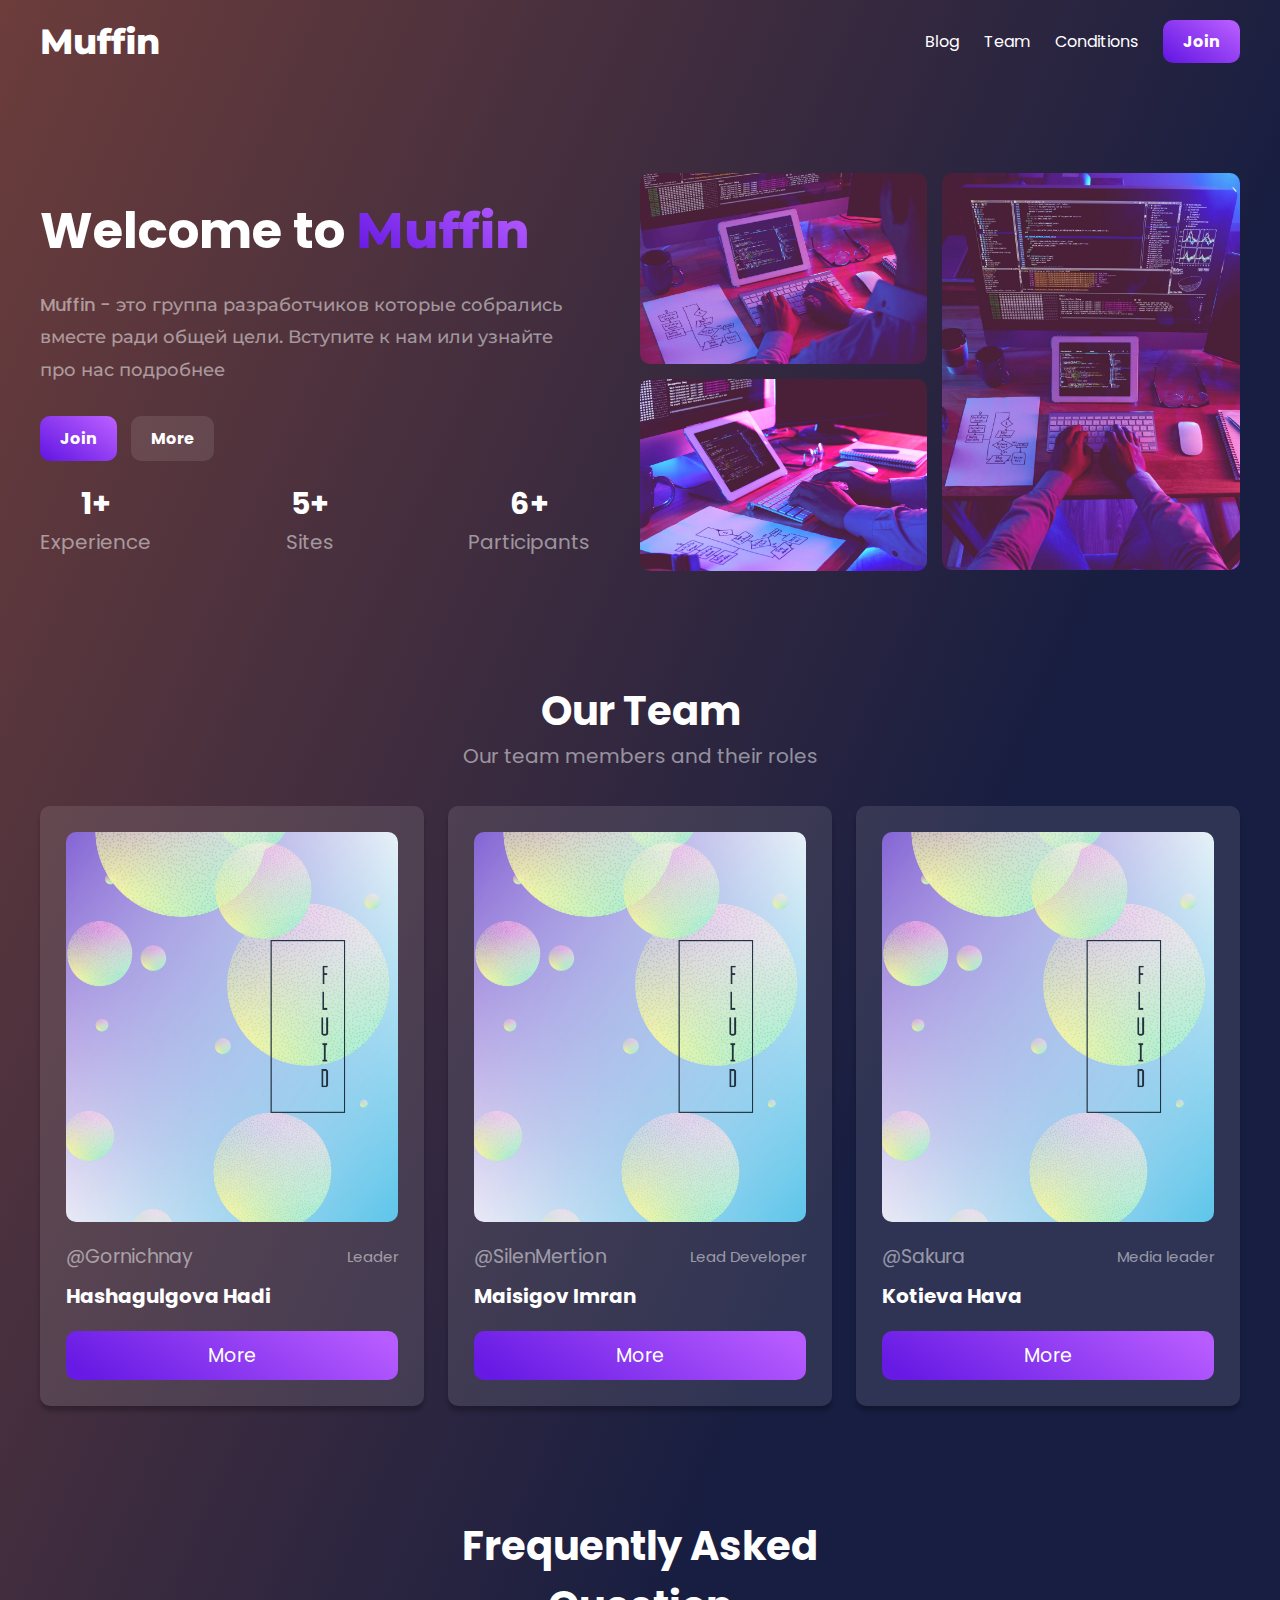
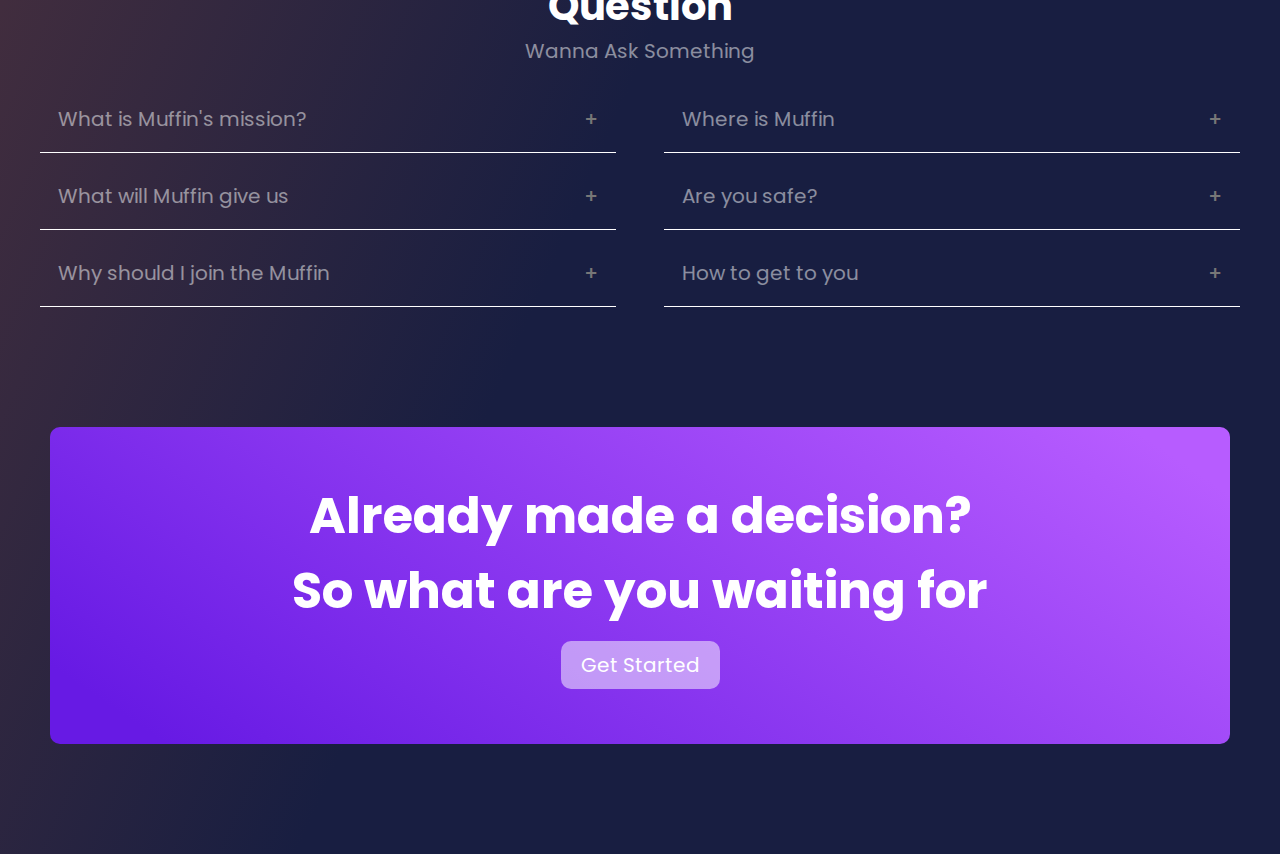
<file: index.html>
<!DOCTYPE html>
<html lang="en">

<head>
    <meta charset="UTF-8">
    <meta http-equiv="X-UA-Compatible" content="IE=edge">
    <meta name="viewport" content="width=device-width, initial-scale=1.0">
    <!-- css -->
    <link rel="stylesheet" href="css/normalize.css">
    <link rel="stylesheet" href="css/home_css/main.css">
    <link rel="stylesheet" href="css/home_css/media.css">
    <!-- title -->
    <title>Muffin: IT - клуб</title>
</head>

<body>
    <!-- Header -->
    <header class="header">
        <div class="container">
            <div class="header_wrapper">
                <a href="index.html" class="header__logo">Muffin</a>

                <nav class="header__nav">
                    <ul class="header__menu">
                        <li class="header__item"><a href="html/error.html" class="header__link">Blog</a></li>
                        <li class="header__item"><a href="html/team.html" class="header__link">Team</a></li>
                        <li class="header__item"><a href="html/error.html" class="header__link">Conditions</a>
                        </li>
                        <li class="header__item"><a target="_blank" href="https://t.me/+7tQAy78GfSliYmRi"
                                class="header__link header__link_btn">Join</a></li>
                    </ul>
                </nav>
                <div class="header__burger" onclick="burgermenu()">
                    <span></span>
                </div>
            </div>
        </div>
    </header>
    <!-- Main -->
    <main class="main">
        <!-- Intro -->
        <section class="intro">
            <div class="container">
                <div class="intro_wrapper">

                    <div class="intro__inner">
                        <h1 class="intro__title">Welcome to <span>Muffin</span></h1>
                        <p class="intro__desc">Muffin - это группа разработчиков которые собрались вместе ради общей
                            цели. Вступите к нам или узнайте про нас подробнее</p>
                        <a href="https://t.me/+7tQAy78GfSliYmRi" class="intro__btn intro__btn_gradient">Join</a>
                        <a href="html/team.html" class="intro__btn">More</a>
                        <ul class="intro__list">
                            <li class="intro__item"><span class="intro__span">1+</span>Experience</li>
                            <li class="intro__item"><span class="intro__span">5+</span>Sites</li>
                            <li class="intro__item"><span class="intro__span">6+</span>Participants</li>
                        </ul>
                    </div>

                    <div class="intro__gallery">
                        <div class="gallery__desc_left">
                            <img src="img/home_img/one_program.jpeg" alt="Первая фотка программиста">
                            <img src="img/home_img/two_program.jpeg" alt="Вторая фотка программиста">
                        </div>
                        <img src="img/home_img/three_program.jpeg" alt="Третья фотка программиста">
                    </div>

                </div>
                <!-- container-close -->
            </div>
        </section>
        <!-- Team -->
        <section class="team">
            <div class="container">
                <h2 class="title">Our Team</h2>
                <p class="desc">Our team members and their roles</p>

                <div class="team__wrapper_card">

                    <div class="team__card">
                        <div class="card__img_cover">
                            <img src="img/home_img/member_photo.jpg" alt="Голубой фон">
                        </div>
                        <div class="card__info">
                            <div class="card__flex">
                                <a href="#!">@Gornichnay</a>
                                <span>Leader</span>
                            </div>
                            <p>Hashagulgova Hadi</p>
                        </div>
                        <a class="card__info_link" href="html/team.html">More</a>
                    </div>

                    <div class="team__card">
                        <div class="card__img_cover">
                            <img src="img/home_img/member_photo.jpg" alt="Голубой фон">
                        </div>
                        <div class="card__info">
                            <div class="card__flex">
                                <a href="#!">@SilenMertion</a>
                                <span>Lead Developer</span>
                            </div>
                            <p>Maisigov Imran</p>
                        </div>
                        <a class="card__info_link" href="html/team.html">More</a>
                    </div>

                    <div class="team__card">
                        <div class="card__img_cover">
                            <img src="img/home_img/member_photo.jpg" alt="Голубой фон">
                        </div>
                        <div class="card__info">
                            <div class="card__flex">
                                <a href="#!">@Sakura</a>
                                <span>Media leader</span>
                            </div>
                            <p>Kotieva Hava</p>
                            <a class="card__info_link" href="html/team.html">More</a>
                        </div>
                    </div>

                </div>
                <!-- container-close -->
            </div>
        </section>
        <!-- Faq -->
        <section class="faq">
            <div class="container">
                <div class="faq__wrapper">
                    <h3 class="title">Frequently Asked<br> Question</h3>
                    <p class="desc">Wanna Ask Something</p>

                    <div class="faq__accordion_wrapper">
                        <div class="faq__item">
                            <button class="accordion">What is Muffin's mission?</button>
                            <div class="panel">
                                <p>Цель Muffin собрать в одном месте, в одно время людей знаюших и любящих свое дело.
                                </p>
                            </div>

                            <button class="accordion">What will Muffin give us</button>
                            <div class="panel">
                                <p>Muffin, как открытое локальное сообщество дает возможность людям обучаться
                                    программированию и создавать свои независимые продукты.</p>
                            </div>

                            <button class="accordion">Why should I join the Muffin</button>
                            <div class="panel">
                                <p>Muffin, место где вы сможете свободно общаться и учиться программированию(бесплатно)
                                </p>
                            </div>
                        </div>

                        <div class="faq__item">
                            <button class="accordion">Where is Muffin</button>
                            <div class="panel">
                                <p>Мы находимся в ингушетии(за более подробной информацией идите в <a
                                        href="https://t.me/+7tQAy78GfSliYmRi">Telegram
                                        Channel</a> или на странницу <a href="html/error.html">Conditions</a> )
                                </p>
                            </div>

                            <button class="accordion">Are you safe?</button>
                            <div class="panel">
                                <p>Да Muffin польностью свободное сообщество мы не опираемся на релегиозные взгляды,
                                    политические взгляды, рассовую принадлежность, национальную принодлежность. Однако
                                    если вы токсичны мы оставляем право выгнать вас. <a
                                        href="html/error.html">Conditions</a></p>
                            </div>

                            <button class="accordion">How to get to you</button>
                            <div class="panel">
                                <p>Для того чтобы попасть к нам вы должны подписаться на <a
                                        href="https://t.me/+7tQAy78GfSliYmRi">Telegram
                                        Channel</a> и написать одному из администраторов он вышлет вам инструкцию</p>
                            </div>
                        </div>
                    </div>
                    <!-- faq__wrapper -->
                </div>
                <!-- container-close -->
            </div>
        </section>
        <div class="container">
            <div class="banner">
                <h3>Already made a decision? <br>So what are you waiting for</h3>
                <a href="https://t.me/+7tQAy78GfSliYmRi">Get Started</a>
            </div>
        </div>
    </main>
    <!-- js -->
    <script src="js/app.js"></script>
</body>

</html>
</file>
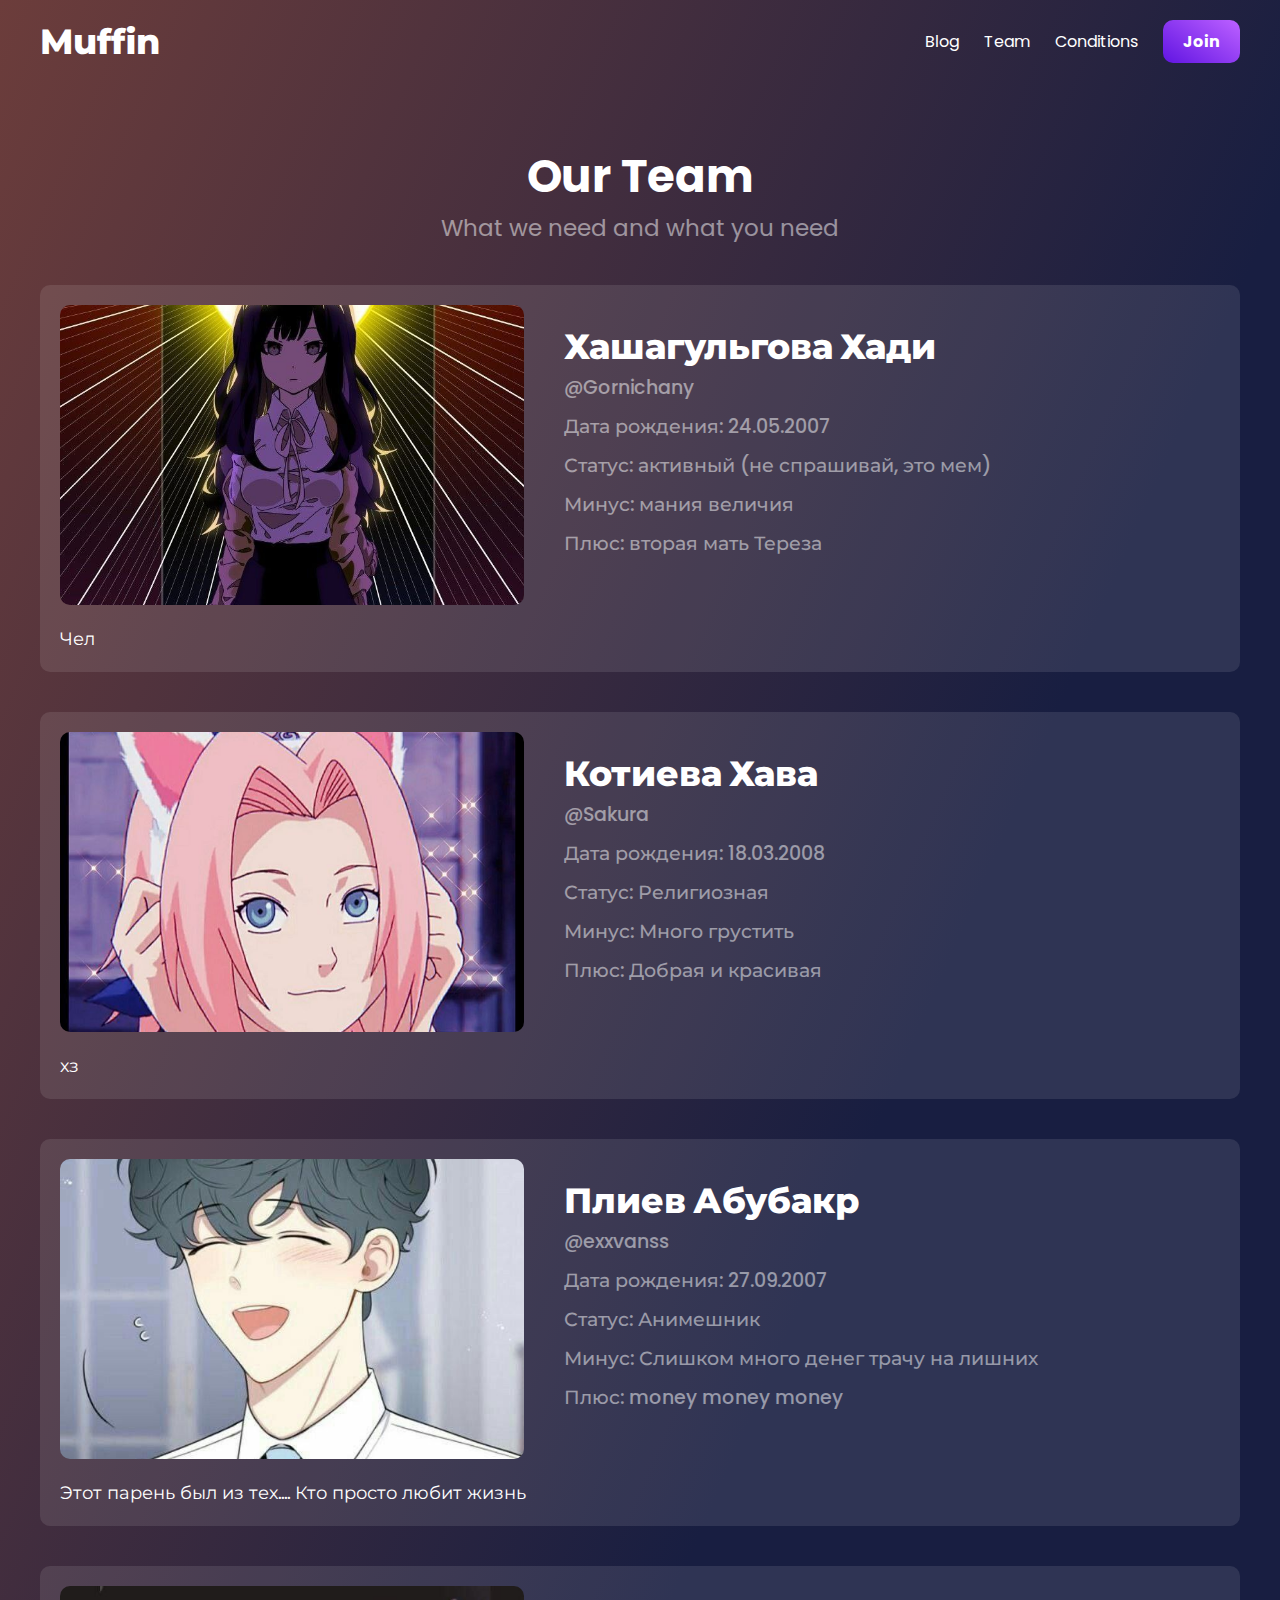
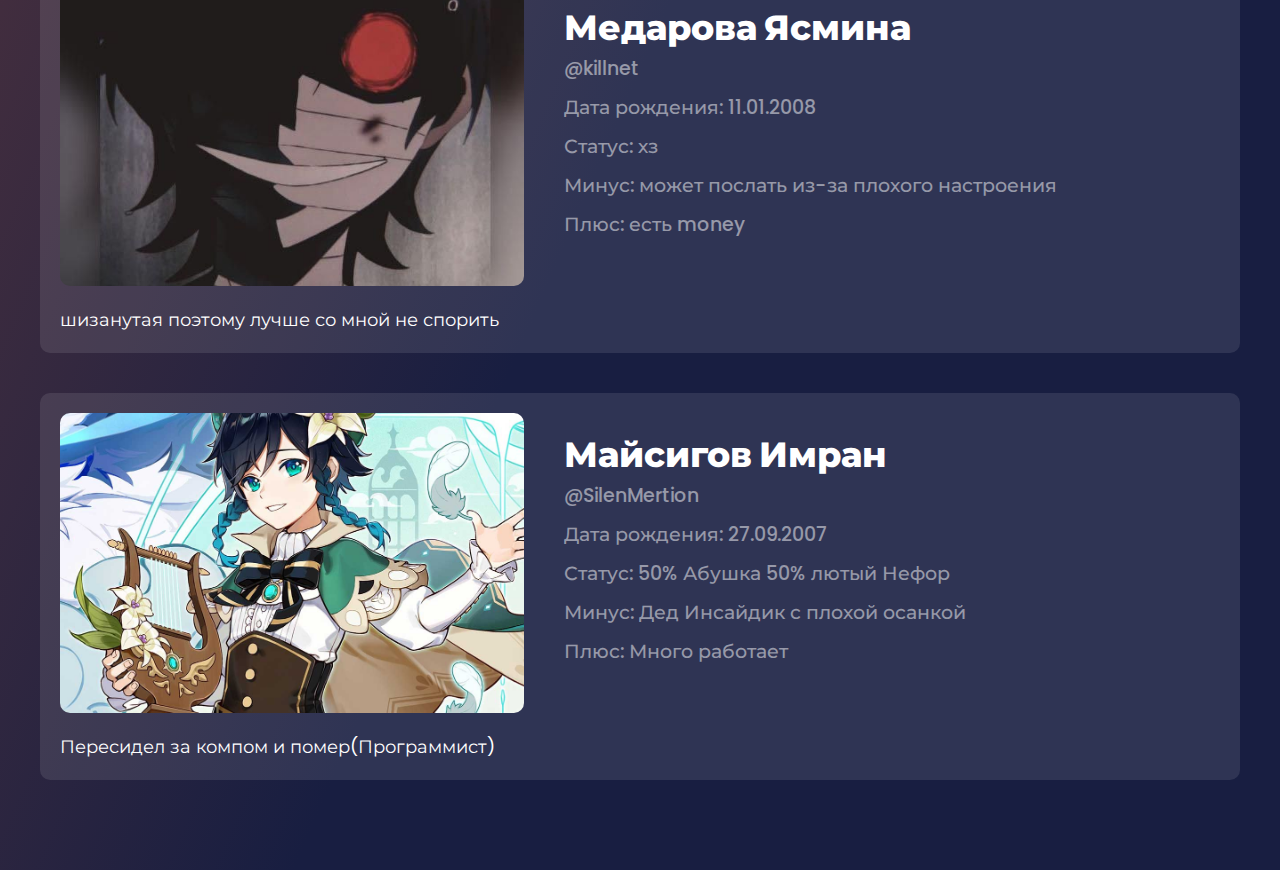
<file: html/team.html>
<!DOCTYPE html>
<html lang="ru">

<head>
    <meta charset="UTF-8">
    <meta http-equiv="X-UA-Compatible" content="IE=edge">
    <meta name="viewport" content="width=device-width, initial-scale=1.0">
    <!-- css -->
    <link rel="stylesheet" href="../css/normalize.css">
    <link rel="stylesheet" href="../css/team_css/main.css">
    <link rel="stylesheet" href="../css/team_css/media.css">
    <!-- title -->
    <title>Muffin - Team: Команда нужна всем</title>
</head>

<body>
    <!-- Header -->
    <header class="header">
        <div class="container">
            <div class="header_wrapper">
                <a href="../index.html" class="header__logo">Muffin</a>

                <nav class="header__nav">
                    <ul class="header__menu">
                        <li class="header__item"><a href="error.html" class="header__link">Blog</a></li>
                        <li class="header__item"><a href="team.html" class="header__link">Team</a></li>
                        <li class="header__item"><a href="error.html" class="header__link">Conditions</a>
                        </li>
                        <li class="header__item"><a href="https://t.me/+7tQAy78GfSliYmRi"
                                class="header__link header__link_btn">Join</a></li>
                    </ul>
                </nav>
                <div class="header__burger" onclick="burgermenu()">
                    <span></span>
                </div>
            </div>
        </div>
    </header>
    <!-- Main -->
    <main class="main">
        <div class="container">
            <h5 class="title">Our Team</h5>
            <p class="desc">What we need and what you need</p>

            <section class="user_anket">
                <div class="user_anket__wrapper">

                    <div class="user__avatar">
                        <img src="../img/team_img/hadi_avatar.jpg" alt="Венти">
                    </div>

                    <div class="user__info">
                        <h3>Хашагульгова Хади <a href="#!">@Gornichany</a></h3>
                        <p>Дата рождения: 24.05.2007</p>
                        <p>Статус: активный (не спрашивай, это мем)</p>
                        <p>Минус: мания величия</p>
                        <p>Плюс: вторая мать Тереза</p>
                    </div>
                </div>
                <p>
                    Чел
                </p>
            </section>

            <section class="user_anket">
                <div class="user_anket__wrapper">

                    <div class="user__avatar">
                        <img src="../img/team_img/hava_avatar.jpg" alt="Венти">
                    </div>

                    <div class="user__info">
                        <h3>Котиева Хава<a href="#!">@Sakura</a></h3>
                        <p>Дата рождения: 18.03.2008</p>
                        <p>Статус: Религиозная</p>
                        <p>Минус: Много грустить</p>
                        <p>Плюс: Добрая и красивая</p>
                    </div>
                </div>
                <p>
                    хз
                </p>
            </section>

            <section class="user_anket">
                <div class="user_anket__wrapper">

                    <div class="user__avatar">
                        <img src="../img/team_img/abu_avatar.jpg" alt="Венти">
                    </div>

                    <div class="user__info">
                        <h3>Плиев Абубакр<a href="#!">@exxvanss</a></h3>
                        <p>Дата рождения: 27.09.2007</p>
                        <p>Статус: Анимешник</p>
                        <p>Минус: Слишком много денег трачу на лишних</p>
                        <p>Плюс: money money money</p>
                    </div>
                </div>
                <p>
                    Этот парень был из тех.... Кто просто любит жизнь
                </p>
            </section>

            <section class="user_anket">
                <div class="user_anket__wrapper">

                    <div class="user__avatar">
                        <img src="../img/team_img/yasmina_avatar.jpg" alt="Венти">
                    </div>

                    <div class="user__info">
                        <h3>Медарова Ясмина<a href="#!">@killnet</a></h3>
                        <p>Дата рождения: 11.01.2008</p>
                        <p>Статус: хз</p>
                        <p>Минус: может послать из-за плохого настроения </p>
                        <p>Плюс: есть money </p>
                    </div>
                </div>
                <p>
                    шизанутая поэтому лучше со мной не спорить
                </p>
            </section>


            <section class="user_anket">
                <div class="user_anket__wrapper">

                    <div class="user__avatar">
                        <img src="../img/team_img/imran_avatar.jpg" alt="Венти">
                    </div>

                    <div class="user__info">
                        <h3>Майсигов Имран <a href="#!">@SilenMertion</a></h3>
                        <p>Дата рождения: 27.09.2007</p>
                        <p>Статус: 50% Абушка 50% лютый Нефор</p>
                        <p>Минус: Дед Инсайдик с плохой осанкой</p>
                        <p>Плюс: Много работает</p>
                    </div>

                </div>
                <p>
                    Пересидел за компом и помер(Программист)
                </p>
            </section>
            <!-- container-close -->
        </div>
    </main>
    <!-- Js -->
    <script src="../js/app_team.js"></script>
</body>

</html>
</file>
<file: css/home_css/main.css>
@import url('https://fonts.googleapis.com/css2?family=Montserrat:wght@500;800&family=Poppins:wght@500;700&display=swap');

:root {
    --white: #fff;
    --grey: rgb(255, 255, 255, .5);
    --blur-grey: rgb(255, 255, 255, .1);
    --purple: #671AE4;
    --pink: #B75CFF;
    --body-gradient: linear-gradient(113.49deg, #984D38 -30.3%, #181E41 58.12%);
    --gradient: linear-gradient(214.02deg, var(--pink) 6.04%, var(--purple) 92.95%);
    --gradient-hover: linear-gradient(214.02deg, var(--purple) 6.04%, var(--pink) 92.95%);
    --animation-transition: .2s;
    --extra-bold: 800;
    --bold: 700;
    --medium: 500;
}

body {
    font-family: 'Poppins', 'Montserrat', sans-serif;
    color: var(--white);

    background: linear-gradient(113.49deg, #984D38 -30.3%, #181E41 58.12%) no-repeat;
}

.container {
    max-width: 1200px;
    width: 100%;

    margin: 0 auto;
}

/* Header */

.header {
    padding: 20px 15px 0px;
}

.header_wrapper {
    display: flex;
    align-items: center;
    justify-content: space-between;
    flex-wrap: wrap;
}

.header__logo {
    font-family: 'Montserrat', sans-serif;
    color: var(--white);
    font-weight: var(--extra-bold);
    font-size: 35px;
}

.header__logo:hover {
    background: var(--gradient);
    -webkit-background-clip: text;
    -webkit-text-fill-color: transparent;
}

.header__nav {}

.header__menu {
    display: flex;
    flex-wrap: wrap;
    column-gap: 25px;
}

.header__item {}

.header__link {
    color: var(--white);
}

.header__link:hover {
    text-decoration: underline;
}

.header__link_btn {
    background: var(--gradient);
    font-weight: var(--bold);
    border-radius: 10px;

    padding: 10px 20px;
}

.header__link_btn:hover {
    background: var(--gradient-hover);
    text-decoration: none;
}

.header__burger {
    display: none;
}

/* Main */

/* Intro */

.intro {
    padding: 110px 0px 0px 0px;
}

.intro_wrapper {
    display: flex;
    justify-content: space-between;
    flex-wrap: wrap;
}

.intro__inner {
    flex-basis: 550px;
}

.intro__title {
    font-weight: var(--bold);
    font-size: 50px;

    margin-top: 20px;
}

.intro__title span {
    font-family: 'Montserrat', sans-serif;
    font-weight: var(--extra-bold);
    font-size: 50px;

    background: var(--gradient);
    -webkit-background-clip: text;
    -webkit-text-fill-color: transparent;
}


.intro__desc {
    font-weight: var(--medium);
    font-size: 18px;
    line-height: 1.8;
    color: var(--grey);

    margin-top: 20px;
}

.intro__btn {
    display: inline-block;

    color: var(--white);
    font-weight: var(--bold);
    background-color: var(--blur-grey);
    border-radius: 10px;

    margin: 30px 10px 0px 0px;
    padding: 10px 20px;
}

.intro__btn_gradient {
    background: var(--gradient);
}

.intro__btn_gradient:hover {
    background: var(--gradient-hover);
}

.intro__list {
    display: flex;
    justify-content: space-between;
    margin-top: 20px;
}

.intro__item {
    color: var(--grey);
    font-size: 20px;
    text-align: center;
}

.intro__span {
    display: block;

    font-weight: var(--bold);
    font-size: 30px;
    color: var(--white);
}

.intro__gallery {
    display: grid;
    grid-template-columns: 1fr 1.04fr;
    column-gap: 15px;
    flex-basis: 600px;
}

.gallery__desc_left img:last-child {
    margin-top: 15px;
}

.intro__gallery img {
    border-radius: 10px;
    transition: var(--animation-transition);
}

.intro__gallery img:hover {
    transform: scale(1.04);
    cursor: pointer;
}

/* Team */

.team {
    padding: 110px 0px 0px 0px;
}

.team__wrapper_card {
    display: flex;
    justify-content: space-between;
    gap: 15px;

    margin-top: 35px;
}

.team__card {
    flex-basis: 32%;
    background: var(--blur-grey);
    box-shadow: 0px 5px 4px rgb(0, 0, 0, 0.25);
    border-radius: 10px;

    padding: 26px;
}

.card__img_cover {
    position: relative;

    width: 100%;
    height: 390px;
    overflow: hidden;
}

.card__img_cover img {
    position: absolute;
    top: 50%;
    left: 50%;
    width: 100%;
    height: 390px;

    object-fit: cover;
    border-radius: 10px;
    transform: translate(-50%, -50%);
}

.card__info {}

.card__info p {
    font-size: 20px;
    font-weight: var(--bold);

    margin-top: 10px;
}

.card__info_link {
    display: block;

    background: var(--gradient);
    font-size: 19px;
    color: var(--white);
    border-radius: 10px;
    text-align: center;

    padding: 10px 0px;
    margin-top: 20px;
}

.card__info_link:hover {
    border: 1px solid var(--pink);
    background: none;
    background: var(--gradient-hover);
    -webkit-background-clip: text;
    -webkit-text-fill-color: transparent;

    padding: 9px 0px;
}

.card__flex {
    display: flex;
    align-items: center;
    justify-content: space-between;

    margin-top: 20px;
}

.card__flex a {
    font-size: 19px;
    color: var(--grey);
}

.card__flex a:hover {
    text-decoration: underline;
}

.card__flex span {
    font-size: 15px;
    color: var(--grey);
}

/* Faq */

.faq {
    margin-top: 110px;
}

.faq__accordion_wrapper {
    display: flex;
    justify-content: space-between;
    column-gap: 15px;

    margin-top: 20px;
}

.faq__item {
    flex-basis: 48%;
}


.accordion {
    background-color: transparent;
    color: var(--grey);
    cursor: pointer;
    padding: 18px;
    width: 100%;
    border: none;
    border-bottom: 1px solid var(--white);
    text-align: left;
    outline: none;
    font-size: 20px;
    transition: 0.4s;
}

.active,
.accordion:hover {}

.accordion:after {
    content: '\002B';
    color: #777;
    font-weight: var(--medium);
    float: right;
    margin-left: 5px;
}

.accordion.active:after {
    content: "\2212";
    color: var(--white);
}

.panel {
    padding: 10px 18px 0px 18px;
    max-height: 0;
    overflow: hidden;
    transition: max-height 0.2s ease-out;
}

.panel p {
    line-height: 1.8;
}

.panel a {
    color: var(--grey);
    text-decoration: underline;
}

/* Banner */

.banner {
    background: var(--gradient);
    border-radius: 10px;
    text-align: center;

    margin: 110px 10px;
    padding: 51px 15px 64px;
}

.banner h3 {
    max-width: 700px;
    margin: 0 auto 22px;

    font-size: 50px;
    font-weight: var(--bold);
    color: var(--white);
    line-height: 1.5;
}

.banner a {
    background-color: var(--grey);
    border-radius: 10px;
    font-size: 20px;
    color: var(--white);

    padding: 10px 20px;
}

/* No binding */

.title {
    font-size: 40px;
    font-weight: var(--bold);
    text-align: center;
}

.desc {
    font-size: 20px;
    color: var(--grey);
    text-align: center;
}
</file>
<file: css/home_css/media.css>
:root {
    --white: #fff;
    --black: #000;
    --grey: rgb(255, 255, 255, .5);
    --blur-grey: rgb(255, 255, 255, .1);
    --purple: #671AE4;
    --pink: #B75CFF;
    --body-gradient: linear-gradient(113.49deg, #984D38 -30.3%, #181E41 58.12%);
    --gradient: linear-gradient(214.02deg, var(--pink) 6.04%, var(--purple) 92.95%);
    --gradient-hover: linear-gradient(214.02deg, var(--purple) 6.04%, var(--pink) 92.95%);
    --animation-transition: .4s;
}

body.lock {
    overflow: hidden;
}

/* Header */

@media (max-width: 600px) {
    .header {}

    .header__burger {
        position: relative;
        z-index: 10;
        width: 50px;
        height: 19px;

        display: flex;
        justify-content: center;
        align-items: center;
        cursor: pointer;
    }

    .header__burger span {
        position: absolute;
        top: calc(50% - 1px);
        width: 50%;
        height: 2px;

        background-color: var(--white);
        border-radius: 2px;
        transition: var(--animation-transition);
    }

    .header__burger::before,
    .header__burger::after {
        content: '';
        position: absolute;
        width: 50%;
        height: 2px;

        background-color: var(--white);
        border-radius: 2px;
        transition: var(--animation-transition);
    }

    .header__burger::before {
        top: 0;
    }

    .header__burger::after {
        bottom: 0;
    }

    .header__burger.active span {
        transform: scale(0);
        transition: var(--animation-transition);
    }

    .header__burger.active::before {
        transform: rotate(45deg);
        top: 9px;
        transition: var(--animation-transition);
    }

    .header__burger.active::after {
        transform: rotate(-45deg);
        bottom: 9px;
        transition: var(--animation-transition);
    }

    .header__nav {
        position: fixed;
        top: 0;
        right: -100%;
        z-index: 1;
        width: 250px;
        height: 100%;
        background: #322e42fd;
        transition: var(--animation-transition);
    }

    .header__nav.active {
        right: 0;
    }

    .header__menu {
        display: flex;
        flex-direction: column;
        row-gap: 10px;

        margin-top: 70px;
    }

    .header__link {
        display: block;

        padding: 10px 0px 10px 25px;
    }

    .header__link:hover {
        text-decoration: none;
    }

    .header__link_btn {
        max-width: 200px;
        margin: 0 auto;

        display: block;

        text-align: center;
        padding: 10px 0px;
    }

}


@media (max-width: 1230px) {
    .intro_wrapper {
        padding: 0 15px;
    }
}

@media (max-width: 1200px) {
    .intro__gallery img:hover {
        transform: scale(1);
        cursor: auto;
    }
}

@media (max-width: 1195px) {
    .intro_wrapper {
        position: relative;
    }

    .intro__gallery {
        position: absolute;
        bottom: 0;
        right: 0;
        max-width: 500px;
    }

}

@media (max-width: 1100px) {
    .intro__gallery {
        max-width: 40vw;
    }

    .team__card {
        max-width: 375px;
        padding: 15px;
    }
}

@media (max-width: 960px) {
    .intro__gallery {
        bottom: 0;
        max-width: 35vw;
    }
}

@media (max-width: 900px) {
    .intro__gallery {
        max-width: 28vw;
    }

    .intro_wrapper {
        padding: 0 20px;
    }

    .card__flex a {
        font-size: 13px;
    }

    .card__flex span {
        font-size: 10px;
    }

    .card__info p {
        font-size: 15px;
    }
}

@media (max-width: 800px) {

    .intro__gallery {
        max-width: 25vw;
    }

    .intro_wrapper {
        padding: 0 20px;
    }
}

@media (max-width: 760px) {
    .intro__gallery {
        max-width: 20vw;
    }
}

@media (max-width: 720px) {
    .intro__gallery {
        display: none;
    }
}


@media (max-width: 700px) {

    .team__wrapper_card {
        flex-direction: column;
        max-width: 375px;
        margin: 20px auto;
        padding: 0px 5px;
    }

    .team__card {

        padding: 20px;
    }

    .card__flex a {
        font-size: 19px;
    }

    .card__flex span {
        font-size: 15px;
    }

    .card__info p {
        font-size: 20px;
    }
}

@media (max-width: 750px) {

    .faq__accordion_wrapper {
        flex-direction: column;
        padding: 0px 15px;
    }

    .banner h3 {
        font-size: 45px;
    }
}

@media (max-width: 600px) {
    .banner h3 {
        font-size: 20px;
    }

    .banner a {
        font-size: 15px;
        padding: 10px 20px;
    }
}
</file>
<file: css/team_css/main.css>
@import url('https://fonts.googleapis.com/css2?family=Montserrat:wght@500;700;800&family=Poppins:wght@500;700&display=swap');

:root {
    --white: #fff;
    --grey: rgb(255, 255, 255, .5);
    --blur-grey: rgb(255, 255, 255, .1);
    --purple: #671AE4;
    --pink: #B75CFF;
    --body-gradient: linear-gradient(113.49deg, #984D38 -30.3%, #181E41 58.12%);
    --gradient: linear-gradient(214.02deg, var(--pink) 6.04%, var(--purple) 92.95%);
    --gradient-hover: linear-gradient(214.02deg, var(--purple) 6.04%, var(--pink) 92.95%);
    --animation-transition: .2s;
    --extra-bold: 800;
    --bold: 700;
    --medium: 500;
}

body {
    font-family: 'Poppins', 'Montserrat', sans-serif;
    color: var(--white);

    background: linear-gradient(113.49deg, #984D38 -30.3%, #181E41 58.12%) no-repeat;
}

.container {
    max-width: 1200px;
    width: 100%;

    margin: 0 auto;
}

/* Header */

.header {
    padding: 20px 15px 0px;
}

.header_wrapper {
    display: flex;
    align-items: center;
    justify-content: space-between;
    flex-wrap: wrap;
}

.header__logo {
    font-family: 'Montserrat', sans-serif;
    color: var(--white);
    font-weight: var(--extra-bold);
    font-size: 35px;
}

.header__logo:hover {
    background: var(--gradient);
    -webkit-background-clip: text;
    -webkit-text-fill-color: transparent;
}

.header__nav {}

.header__menu {
    display: flex;
    flex-wrap: wrap;
    column-gap: 25px;
}

.header__item {}

.header__link {
    color: var(--white);
}

.header__link:hover {
    text-decoration: underline;
}

.header__link_btn {
    background: var(--gradient);
    font-weight: var(--bold);
    border-radius: 10px;

    padding: 10px 20px;
}

.header__link_btn:hover {
    background: var(--gradient-hover);
    text-decoration: none;
}

.header__burger {
    display: none;
}

/* Main */

.main {
    margin: 80px 0px 90px 0px;
}

/* User_anket */

.user_anket {
    margin: 40px 0px 0px;
    padding: 20px;
    background-color: var(--blur-grey);
    border-radius: 10px;
}

.user_anket__wrapper {
    display: flex;
    flex-wrap: wrap;
}

.user_anket p {
    margin-top: 20px;
    font-size: 18px;
    color: var(--medium);
}

.user__avatar {
    position: relative;

    width: 40%;
    height: 300px;
    overflow: hidden;
}

.user__avatar img {
    position: absolute;
    top: 50%;
    left: 50%;
    width: 100%;
    height: 300px;

    object-fit: cover;
    border-radius: 10px;
    transform: translate(-50%, -50%);
}

.user__info {
    margin: 15px 0px 0px 40px;
    font-weight: var(--medium);
}

.user__info h3 {
    font-weight: var(--extra-bold);
    font-size: 35px;
}

.user__info h3 a {
    display: block;
    font-family: 'Poppins', 'Montserrat', sans-serif;
    font-weight: var(--medium);
    font-size: 19px;
    color: var(--grey);
}

.user__info h3 a:hover {
    text-decoration: underline;
}


.user__info p {
    font-weight: var(--medium);
    color: var(--grey);
    font-size: 19px;
    margin-top: 10px;
}


/* Team */

/* No binding */

.title {
    font-size: 45px;
    font-weight: var(--bold);
    text-align: center;
}

.desc {
    font-size: 23px;
    color: var(--grey);
    text-align: center;
}
</file>
<file: css/team_css/media.css>
:root {
    --white: #fff;
    --black: #000;
    --grey: rgb(255, 255, 255, .5);
    --blur-grey: rgb(255, 255, 255, .1);
    --purple: #671AE4;
    --pink: #B75CFF;
    --body-gradient: linear-gradient(113.49deg, #984D38 -30.3%, #181E41 58.12%);
    --gradient: linear-gradient(214.02deg, var(--pink) 6.04%, var(--purple) 92.95%);
    --gradient-hover: linear-gradient(214.02deg, var(--purple) 6.04%, var(--pink) 92.95%);
    --animation-transition: .4s;
}

body.lock {
    overflow: hidden;
}

/* Header */

@media (max-width: 600px) {
    .header {}

    .header__burger {
        position: relative;
        z-index: 10;
        width: 50px;
        height: 19px;

        display: flex;
        justify-content: center;
        align-items: center;
        cursor: pointer;
    }

    .header__burger span {
        position: absolute;
        top: calc(50% - 1px);
        width: 50%;
        height: 2px;

        background-color: var(--white);
        border-radius: 2px;
        transition: var(--animation-transition);
    }

    .header__burger::before,
    .header__burger::after {
        content: '';
        position: absolute;
        width: 50%;
        height: 2px;

        background-color: var(--white);
        border-radius: 2px;
        transition: var(--animation-transition);
    }

    .header__burger::before {
        top: 0;
    }

    .header__burger::after {
        bottom: 0;
    }

    .header__burger.active span {
        transform: scale(0);
        transition: var(--animation-transition);
    }

    .header__burger.active::before {
        transform: rotate(45deg);
        top: 9px;
        transition: var(--animation-transition);
    }

    .header__burger.active::after {
        transform: rotate(-45deg);
        bottom: 9px;
        transition: var(--animation-transition);
    }

    .header__nav {
        position: fixed;
        top: 0;
        right: -100%;
        z-index: 1;
        width: 250px;
        height: 100%;
        background: #322e42fd;
        transition: var(--animation-transition);
    }

    .header__nav.active {
        right: 0;
    }

    .header__menu {
        display: flex;
        flex-direction: column;
        row-gap: 10px;

        margin-top: 70px;
    }

    .header__link {
        display: block;

        padding: 10px 0px 10px 25px;
    }

    .header__link:hover {
        text-decoration: none;
    }

    .header__link_btn {
        max-width: 200px;
        margin: 0 auto;

        display: block;

        text-align: center;
        padding: 10px 0px;
    }
}
</file>
